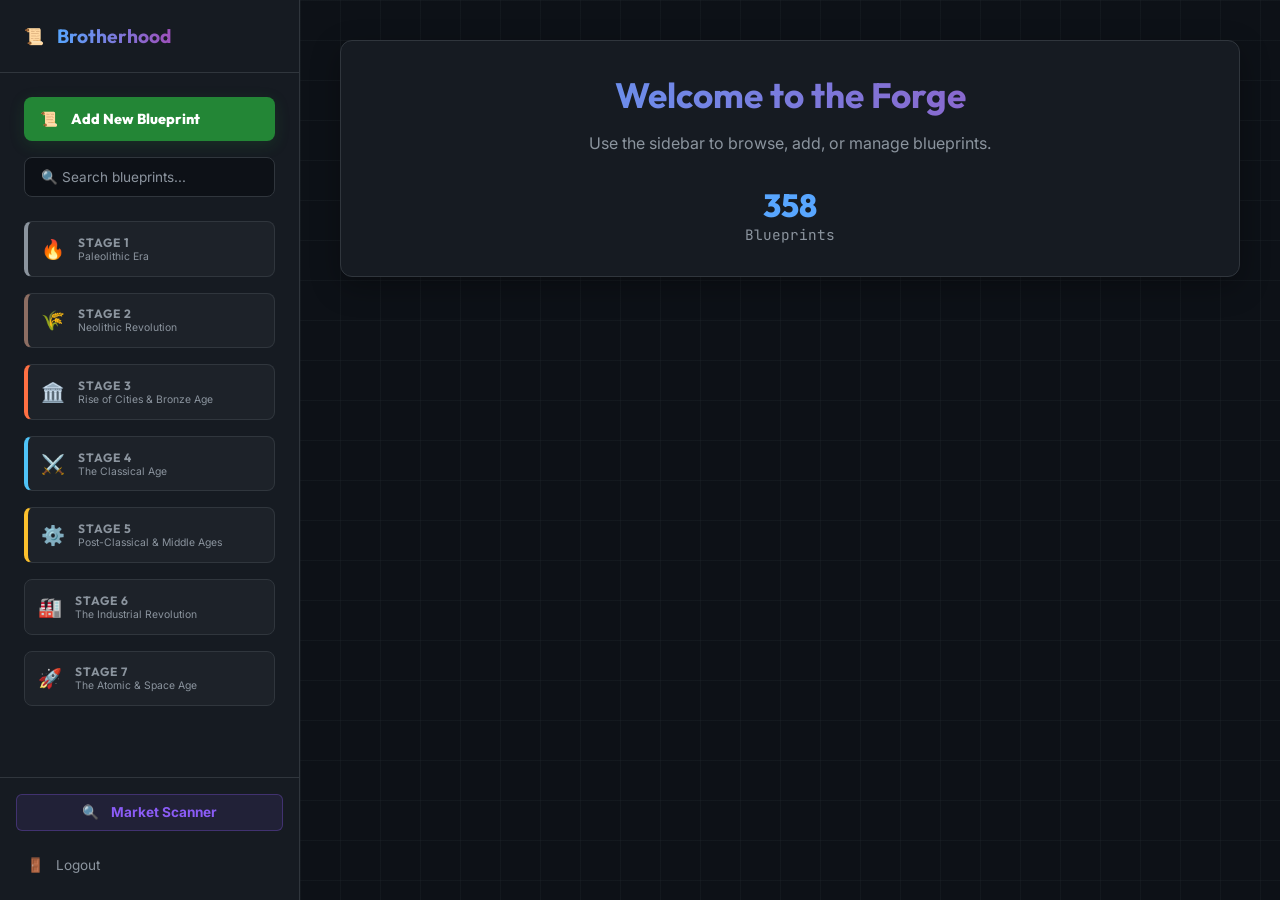
<file: index.html>
<!DOCTYPE html>
<html lang="en">

<head>
    <meta charset="UTF-8">
    <meta name="viewport" content="width=device-width, initial-scale=1.0">
    <meta name="referrer" content="strict-origin-when-cross-origin">
    <title>Brotherhood | Craft Reference</title>
    <meta name="description" content="A reference for primitive crafting techniques.">
    <link rel="stylesheet" href="style.css">
    <link rel="preconnect" href="https://fonts.googleapis.com">
    <link rel="preconnect" href="https://fonts.gstatic.com" crossorigin>
    <link
        href="https://fonts.googleapis.com/css2?family=Inter:wght@400;600;800&family=Outfit:wght@400;700;900&family=JetBrains+Mono:wght@400;600&display=swap"
        rel="stylesheet">
</head>

<body>
    <!-- Main App -->
    <div id="app" class="blueprint-container">
        <button class="menu-toggle-btn" onclick="toggleSidebar()">
            <span class="hamburger-icon">☰</span>
        </button>
        <div class="sidebar-overlay" onclick="toggleSidebar()"></div>
        <aside class="sidebar" id="sidebar">
            <header class="sidebar-header">
                <div class="logo" onclick="goToHome()" style="cursor:pointer;">
                    <span class="logo-icon">📜</span>
                    <h1>Brotherhood</h1>
                </div>
            </header>
            <nav class="recipe-nav">
                <div class="nav-section">
                    <button class="add-blueprint-btn" onclick="openAddCraftModal()">
                        <span>📜</span> Add New Blueprint
                    </button>
                    <input type="text" id="sidebar-search" placeholder="🔍 Search blueprints..."
                        class="sidebar-search-input" oninput="handleSidebarSearch(this.value)">
                    <div id="stages-nav">
                        <!-- Navigation injected here -->
                    </div>
                </div>
            </nav>
            <footer class="sidebar-footer">
                <button class="footer-btn market-footer-btn" onclick="openMarketScanner()">
                    <span>🔍</span> Market Scanner
                </button>
                <button class="footer-btn logout-btn" onclick="handleLogout()">
                    <span>🚪</span> Logout
                </button>
            </footer>
        </aside>

        <main class="content">
            <div id="welcome-view" class="view active">
                <div class="blueprint-card hero">
                    <h2>Welcome to the Forge</h2>
                    <p>Use the sidebar to browse, add, or manage blueprints.</p>
                    <div class="quick-stats">
                        <div class="stat"><span id="blueprint-count">0</span> Blueprints</div>
                    </div>
                </div>
            </div>

            <div id="blueprint-view" class="view">
                <!-- Blueprint content injected here -->
            </div>

            <div id="admin-login-view" class="view">
                <!-- Admin login injected here -->
            </div>

            <div id="admin-view" class="view">
                <!-- Admin panel injected here -->
            </div>

            <div id="market-view" class="view">
                <!-- Market scanner injected here -->
            </div>
        </main>

        <!-- Mobile Bottom Nav -->
        <nav class="mobile-bottom-nav">
            <button class="mobile-nav-btn" onclick="openMarketScanner()">
                <span class="nav-icon">🔍</span>
                <span class="nav-label">Market</span>
            </button>
            <button class="mobile-nav-btn" onclick="handleLogout()">
                <span class="nav-icon">🚪</span>
                <span class="nav-label">Logout</span>
            </button>
        </nav>
    </div>

    <script src="script.js"></script>
</body>

</html>
</file>
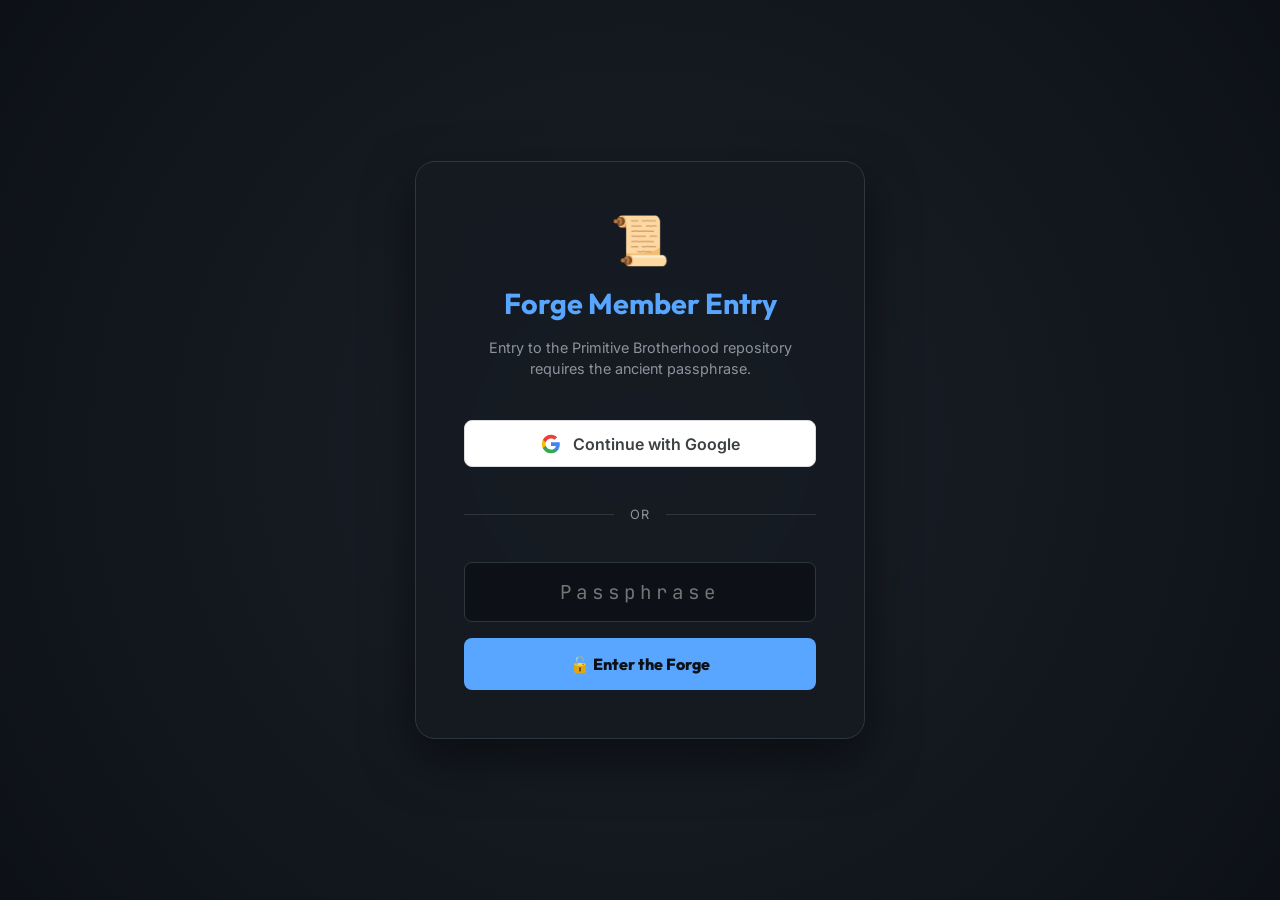
<file: bortherhood/index.html>
<!DOCTYPE html>
<html lang="en">

<head>
    <meta charset="UTF-8">
    <meta name="viewport" content="width=device-width, initial-scale=1.0">
    <meta name="referrer" content="strict-origin-when-cross-origin">
    <title>Primitive Blueprint Guide | Technical Reference</title>
    <meta name="description"
        content="A technical reference for primitive crafting. Real-life blueprints, measurements, and step-by-step guides.">
    <link rel="stylesheet" href="style.css">
    <link rel="preconnect" href="https://fonts.googleapis.com">
    <link rel="preconnect" href="https://fonts.gstatic.com" crossorigin>
    <link
        href="https://fonts.googleapis.com/css2?family=Inter:wght@400;600;800&family=Outfit:wght@400;700;900&family=JetBrains+Mono:wght@400;600&display=swap"
        rel="stylesheet">
</head>

<body>
    <!-- Forge Gate: Authentication Layer -->
    <div id="auth-screen" class="auth-container">
        <div class="auth-card">
            <div class="auth-header">
                <span class="auth-logo">📜</span>
                <h2>Forge Member Entry</h2>
                <p>Entry to the Primitive Brotherhood repository requires the ancient passphrase.</p>
            </div>
            <div class="auth-form">
                <button onclick="handleGoogleLogin()" class="gmail-btn">
                    <svg width="20" height="20" viewBox="0 0 24 24">
                        <path fill="#4285F4"
                            d="M22.56 12.25c0-.78-.07-1.53-.2-2.25H12v4.26h5.92c-.26 1.37-1.04 2.53-2.21 3.31v2.77h3.57c2.08-1.92 3.28-4.74 3.28-8.09z" />
                        <path fill="#34A853"
                            d="M12 23c2.97 0 5.46-.98 7.28-2.66l-3.57-2.77c-1 .67-2.26 1.07-3.71 1.07-2.86 0-5.29-1.93-6.16-4.53H2.18v2.84C3.99 20.53 7.7 23 12 23z" />
                        <path fill="#FBBC05"
                            d="M5.84 14.11c-.22-.67-.35-1.39-.35-2.11s.13-1.44.35-2.11V7.06H2.18C1.43 8.55 1 10.22 1 12s.43 3.45 1.18 4.94l3.66-2.83z" />
                        <path fill="#EA4335"
                            d="M12 5.38c1.62 0 3.06.56 4.21 1.66l3.15-3.15C17.45 2.09 14.97 1 12 1 7.7 1 3.99 3.47 2.18 7.07l3.66 2.84c.87-2.6 3.3-4.53 6.16-4.53z" />
                    </svg>
                    Continue with Google
                </button>
                <div class="divider">or</div>
                <input type="password" id="passphrase-input" placeholder="Passphrase" autocomplete="off">
                <button onclick="handleLogin()" id="login-btn">🔓 Enter the Forge</button>
            </div>
            <div id="auth-error" class="auth-error">⚠️ Passphrase Rejected. Access Denied.</div>
        </div>
    </div>

    <!-- Main Toolkit: Hidden by default -->
    <div id="app" class="blueprint-container auth-hidden">
        <aside class="sidebar">
            <header class="sidebar-header">
                <div class="logo">
                    <span class="logo-icon">📜</span>
                    <h1>Primitive Blueprints</h1>
                </div>
            </header>
            <nav class="recipe-nav">
                <div class="nav-section">
                    <button class="add-blueprint-btn" onclick="openAddCraftModal()">
                        <span>📜</span> Add New Blueprint
                    </button>
                    <button class="roadmap-btn" onclick="renderRoadmapView()">
                        <span>🗺️</span> Technology Roadmaps
                    </button>
                    <div id="stages-nav">
                        <!-- Technological stages and items injected here dynamically -->
                    </div>
                </div>
            </nav>
            <footer class="sidebar-footer">
                <button class="footer-btn admin-access" onclick="showAdminPanel()">
                    <span>⚙️</span> Admin Management
                </button>
                <button class="footer-btn logout-btn" onclick="handleLogout()">
                    <span>🚪</span> Logout
                </button>
            </footer>
        </aside>

        <main class="content">
            <div id="welcome-view" class="view active">
                <div class="blueprint-card hero">
                    <h2>Welcome to the Forge</h2>
                    <p>Select a blueprint from the sidebar to view technical specifications, required measurements (kg,
                        ml, m), and step-by-step construction guides for real-life primitive crafting.</p>
                    <div class="quick-stats">
                        <div class="stat"><span>7</span> Blueprints Available</div>
                    </div>
                </div>
            </div>

            <div id="blueprint-view" class="view">
                <!-- Active blueprint content injected here -->
            </div>

            <div id="admin-view" class="view">
                <!-- Admin management panel injected here -->
            </div>
        </main>
    </div>

    <script src="script.js"></script>
</body>

</html>
</file>
<file: style.css>
:root {
    --bg-color: #0d1117;
    --sidebar-bg: #161b22;
    --blueprint-bg: #0d1117;
    --blueprint-border: #30363d;
    --accent-blue: #58a6ff;
    --accent-green: #3fb950;
    --text-primary: #c9d1d9;
    --text-secondary: #8b949e;
    --header-height: 60px;
    --stage-1: #8b949e;
    --stage-2: #8d6e63;
    --stage-3: #ff7043;
    --stage-4: #4fc3f7;
    --stage-5: #fbc02d;
}

* {
    margin: 0;
    padding: 0;
    box-sizing: border-box;
    font-family: 'Inter', sans-serif;
}

body {
    background-color: var(--bg-color);
    color: var(--text-primary);
    min-height: 100vh;
    display: flex;
    overflow: hidden;
}

.blueprint-container {
    display: flex;
    width: 100%;
    height: 100vh;
    transition: opacity 0.8s ease;
}

.auth-hidden {
    opacity: 0;
    pointer-events: none;
    display: none !important;
}

/* Auth */
.auth-container {
    position: fixed;
    top: 0;
    left: 0;
    width: 100%;
    height: 100vh;
    background: radial-gradient(circle at center, #1b2129 0%, #0d1117 100%);
    display: flex;
    justify-content: center;
    align-items: center;
    z-index: 10000;
    transition: opacity 0.5s ease, transform 0.5s ease;
}

.auth-card {
    background: rgba(22, 27, 34, 0.8);
    backdrop-filter: blur(20px);
    border: 1px solid var(--blueprint-border);
    padding: 3rem;
    border-radius: 20px;
    width: 100%;
    max-width: 450px;
    text-align: center;
    box-shadow: 0 20px 50px rgba(0, 0, 0, 0.5);
}

.auth-logo {
    font-size: 3rem;
    display: block;
    margin-bottom: 1rem;
}

.auth-header h2 {
    font-family: 'Outfit', sans-serif;
    font-size: 1.8rem;
    margin-bottom: 1rem;
    color: var(--accent-blue);
}

.auth-header p {
    font-size: 0.9rem;
    color: var(--text-secondary);
    margin-bottom: 2rem;
    line-height: 1.5;
}

.auth-form {
    display: flex;
    flex-direction: column;
    gap: 1rem;
}

.auth-form input {
    background: #0d1117;
    border: 1px solid var(--blueprint-border);
    padding: 1rem;
    border-radius: 8px;
    color: white;
    font-family: 'JetBrains Mono', monospace;
    text-align: center;
    letter-spacing: 4px;
    font-size: 1.2rem;
}

.auth-form input:focus {
    border-color: var(--accent-blue);
    outline: none;
}

.auth-form button {
    background: var(--accent-blue);
    color: #0d1117;
    border: none;
    padding: 1rem;
    border-radius: 8px;
    font-family: 'Outfit', sans-serif;
    font-weight: 800;
    cursor: pointer;
    transition: 0.3s;
    font-size: 1rem;
}

.auth-form button:hover {
    filter: brightness(1.1);
    transform: translateY(-2px);
}

.auth-error {
    display: none;
    color: #f85149;
    margin-top: 1.5rem;
    font-size: 0.85rem;
    font-family: 'JetBrains Mono', monospace;
    animation: shake 0.4s ease-in-out;
}

@keyframes shake {

    0%,
    100% {
        transform: translateX(0);
    }

    25% {
        transform: translateX(-5px);
    }

    75% {
        transform: translateX(5px);
    }
}

/* Sidebar */
.sidebar {
    width: 300px;
    background-color: var(--sidebar-bg);
    border-right: 1px solid var(--blueprint-border);
    display: flex;
    flex-direction: column;
}

.sidebar-header {
    padding: 1.5rem;
    border-bottom: 1px solid var(--blueprint-border);
}

.logo {
    display: flex;
    align-items: center;
    gap: 0.8rem;
}

.logo h1 {
    font-family: 'Outfit', sans-serif;
    font-weight: 700;
    font-size: 1.2rem;
    background: linear-gradient(to right, var(--accent-blue), #9d50bb);
    -webkit-background-clip: text;
    background-clip: text;
    -webkit-text-fill-color: transparent;
}

.recipe-nav {
    flex-grow: 1;
    overflow-y: auto;
    padding: 1.5rem;
}

.nav-section {
    margin-bottom: 2rem;
}

.add-blueprint-btn {
    width: 100%;
    margin-bottom: 1rem;
    background: #238636;
    color: white;
    border: none;
    padding: 0.8rem 1rem;
    border-radius: 8px;
    font-family: 'Outfit', sans-serif;
    font-weight: 800;
    cursor: pointer;
    display: flex;
    align-items: center;
    gap: 0.8rem;
    transition: 0.3s;
    font-size: 0.9rem;
    box-shadow: 0 4px 15px rgba(35, 134, 54, 0.2);
}

.sidebar-search-input {
    width: 100%;
    background: #0d1117;
    border: 1px solid var(--blueprint-border);
    padding: 0.7rem 1rem;
    border-radius: 8px;
    color: var(--text-primary);
    font-family: 'Inter', sans-serif;
    font-size: 0.85rem;
    margin-bottom: 1.5rem;
    transition: 0.2s;
}

.sidebar-search-input:focus {
    border-color: var(--accent-blue);
    outline: none;
    box-shadow: 0 0 0 2px rgba(88, 166, 255, 0.1);
}

.sidebar-search-input::placeholder {
    color: var(--text-secondary);
}

.add-blueprint-btn:hover {
    transform: translateY(-2px);
    filter: brightness(1.1);
}

.market-scanner-btn {
    width: 100%;
    margin-bottom: 2rem;
    background: #8b5cf6;
    color: white;
    border: none;
    padding: 0.8rem 1rem;
    border-radius: 8px;
    font-family: 'Outfit', sans-serif;
    font-weight: 800;
    cursor: pointer;
    display: flex;
    align-items: center;
    gap: 0.8rem;
    transition: 0.3s;
    font-size: 0.9rem;
    box-shadow: 0 4px 15px rgba(139, 92, 246, 0.2);
}

.market-scanner-btn:hover {
    transform: translateY(-2px);
    filter: brightness(1.1);
}

.nav-section ul {
    list-style: none;
}

.nav-section li {
    padding: 0.6rem 0.8rem;
    border-radius: 8px;
    cursor: pointer;
    transition: 0.2s;
    font-size: 0.9rem;
    color: var(--text-primary);
    display: flex;
    align-items: center;
    gap: 0.6rem;
}

.nav-section li:hover {
    background-color: rgba(255, 255, 255, 0.05);
}

.nav-section li.active {
    background-color: rgba(88, 166, 255, 0.15);
    color: var(--accent-blue);
    font-weight: 600;
}

/* Main Content */
.content {
    flex-grow: 1;
    background-color: var(--blueprint-bg);
    padding: 2.5rem;
    overflow-y: auto;
    position: relative;
    background-image: linear-gradient(rgba(48, 54, 61, 0.2) 1px, transparent 1px),
        linear-gradient(90deg, rgba(48, 54, 61, 0.2) 1px, transparent 1px);
    background-size: 40px 40px;
}

.view {
    display: none;
    max-width: 900px;
    margin: 0 auto;
}

.view.active {
    display: block;
}

/* Blueprint Card */
.blueprint-card {
    background: #161b22;
    border: 1px solid var(--blueprint-border);
    border-radius: 12px;
    padding: 2rem;
    box-shadow: 0 10px 30px rgba(0, 0, 0, 0.3);
}

.blueprint-card.hero {
    text-align: center;
}

.blueprint-card.hero h2 {
    font-family: 'Outfit', sans-serif;
    font-size: 2.2rem;
    margin-bottom: 1rem;
    background: linear-gradient(to right, var(--accent-blue), #9d50bb);
    -webkit-background-clip: text;
    background-clip: text;
    -webkit-text-fill-color: transparent;
}

.blueprint-card.hero p {
    color: var(--text-secondary);
    font-size: 1rem;
    max-width: 600px;
    margin: 0 auto 2rem;
}

.quick-stats {
    display: flex;
    justify-content: center;
    gap: 2rem;
}

.stat {
    font-family: 'JetBrains Mono', monospace;
    font-size: 0.9rem;
    color: var(--text-secondary);
}

.stat span {
    display: block;
    font-size: 2rem;
    font-weight: 800;
    color: var(--accent-blue);
    font-family: 'Outfit', sans-serif;
}

/* Gmail Button */
.gmail-btn {
    background: white !important;
    color: #3c4043 !important;
    display: flex;
    align-items: center;
    justify-content: center;
    gap: 12px;
    padding: 0.8rem 1.5rem !important;
    border: 1px solid #dadce0 !important;
    font-family: 'Inter', sans-serif !important;
    font-weight: 600 !important;
}

.gmail-btn:hover {
    background: #f8f9fa !important;
    box-shadow: 0 1px 3px rgba(60, 64, 67, 0.3) !important;
}

.divider {
    display: flex;
    align-items: center;
    text-align: center;
    margin: 1.5rem 0;
    color: var(--text-secondary);
    font-size: 0.8rem;
    text-transform: uppercase;
    letter-spacing: 1px;
}

.divider::before,
.divider::after {
    content: '';
    flex: 1;
    border-bottom: 1px solid var(--blueprint-border);
}

.divider:not(:empty)::before {
    margin-right: 1rem;
}

.divider:not(:empty)::after {
    margin-left: 1rem;
}

/* Sidebar Footer */
.sidebar-footer {
    padding: 1rem;
    border-top: 1px solid var(--blueprint-border);
    display: flex;
    flex-direction: column;
    gap: 0.5rem;
}

.footer-btn {
    background: transparent;
    border: 1px solid transparent;
    color: var(--text-secondary);
    padding: 0.6rem;
    border-radius: 6px;
    cursor: pointer;
    text-align: left;
    font-size: 0.85rem;
    display: flex;
    align-items: center;
    gap: 0.8rem;
    transition: 0.2s;
}

.footer-btn:hover {
    background: rgba(255, 255, 255, 0.05);
    color: var(--text-primary);
}

.footer-btn.admin-access:hover {
    color: var(--accent-blue);
    border-color: rgba(88, 166, 255, 0.3);
}

.footer-btn.market-footer-btn {
    background: rgba(139, 92, 246, 0.1);
    border: 1px solid rgba(139, 92, 246, 0.3);
    color: #8b5cf6;
    font-weight: 700;
    justify-content: center;
    margin-bottom: 0.5rem;
}

.footer-btn.market-footer-btn:hover {
    background: #8b5cf6;
    color: white;
    border-color: #8b5cf6;
}

/* Modal */
.modal-overlay {
    position: fixed;
    top: 0;
    left: 0;
    right: 0;
    bottom: 0;
    background: rgba(0, 0, 0, 0.85);
    display: flex;
    justify-content: center;
    align-items: center;
    z-index: 1000;
    backdrop-filter: blur(10px);
}

.modal-content,
.modal-content-large {
    background: #1c2128;
    border: 1px solid var(--accent-blue);
    padding: 2.5rem;
    border-radius: 20px;
    max-width: 800px;
    width: 95%;
    max-height: 90vh;
    overflow-y: auto;
    text-align: left;
    box-shadow: 0 0 50px rgba(0, 0, 0, 0.5);
}

.modal-content {
    max-width: 500px;
    text-align: center;
}

.craft-form h3 {
    font-family: 'Outfit', sans-serif;
    color: var(--accent-blue);
    margin-bottom: 2rem;
    font-size: 1.8rem;
    text-align: center;
}

.form-group {
    margin-bottom: 1.5rem;
}

.form-group label {
    display: block;
    font-family: 'Outfit', sans-serif;
    font-size: 0.85rem;
    color: var(--text-secondary);
    margin-bottom: 0.5rem;
}

.form-group input,
.form-group select,
.form-group textarea {
    width: 100%;
    background: #0d1117;
    border: 1px solid var(--blueprint-border);
    padding: 0.8rem;
    border-radius: 8px;
    color: var(--text-primary);
    font-family: 'JetBrains Mono', monospace;
    font-size: 0.9rem;
}

.form-group input:focus {
    border-color: var(--accent-blue);
    outline: none;
}

.form-row-multi {
    display: flex;
    gap: 1rem;
    margin-bottom: 1rem;
}

.add-row-btn {
    background: rgba(88, 166, 255, 0.1);
    color: var(--accent-blue);
    border: 1px dashed var(--accent-blue);
    width: 100%;
    padding: 0.8rem;
    border-radius: 8px;
    cursor: pointer;
    margin-bottom: 2rem;
    font-family: 'JetBrains Mono', monospace;
    font-size: 0.8rem;
}

.form-actions {
    display: flex;
    gap: 1rem;
    margin-top: 2rem;
}

.save-craft-btn,
.update-btn {
    flex: 2;
    background: var(--accent-blue);
    color: #0d1117;
    border: none;
    padding: 1rem;
    border-radius: 8px;
    font-weight: 800;
    cursor: pointer;
}

.cancel-craft-btn {
    flex: 1;
    background: transparent;
    border: 1px solid var(--blueprint-border);
    color: var(--text-secondary);
    padding: 1rem;
    border-radius: 8px;
    cursor: pointer;
}

.close-modal {
    background: transparent;
    border: 1px solid var(--blueprint-border);
    color: var(--text-secondary);
    padding: 0.6rem 1.2rem;
    border-radius: 6px;
    cursor: pointer;
    margin-top: 1rem;
}

/* Admin Panel */
.admin-panel {
    padding: 1rem;
}

.admin-header {
    display: flex;
    justify-content: space-between;
    align-items: center;
    margin-bottom: 2rem;
    padding-bottom: 1rem;
    border-bottom: 1px solid var(--blueprint-border);
}

.admin-list {
    display: flex;
    flex-direction: column;
    gap: 1rem;
}

.admin-item {
    background: rgba(255, 255, 255, 0.02);
    border: 1px solid var(--blueprint-border);
    padding: 1rem;
    border-radius: 8px;
    display: flex;
    justify-content: space-between;
    align-items: center;
    transition: 0.2s;
}

.admin-item:hover {
    border-color: #f85149;
    background: rgba(248, 81, 73, 0.05);
}

.admin-item-info {
    display: flex;
    align-items: center;
    gap: 1rem;
}

.admin-item-name {
    font-weight: 600;
}

.admin-item-category {
    font-size: 0.75rem;
    color: var(--text-secondary);
    background: rgba(0, 0, 0, 0.3);
    padding: 0.2rem 0.5rem;
    border-radius: 4px;
}

.admin-actions {
    display: flex;
    gap: 0.5rem;
}

.edit-btn {
    background: rgba(88, 166, 255, 0.1);
    color: var(--accent-blue);
    border: 1px solid rgba(88, 166, 255, 0.4);
    padding: 0.5rem 1rem;
    border-radius: 6px;
    cursor: pointer;
    font-family: 'JetBrains Mono', monospace;
    font-size: 0.8rem;
}

.edit-btn:hover {
    background: var(--accent-blue);
    color: #0d1117;
}

.delete-btn {
    background: rgba(248, 81, 73, 0.1);
    color: #f85149;
    border: 1px solid rgba(248, 81, 73, 0.4);
    padding: 0.5rem 1rem;
    border-radius: 6px;
    cursor: pointer;
    font-family: 'JetBrains Mono', monospace;
    font-size: 0.8rem;
}

.delete-btn:hover {
    background: #f85149;
    color: white;
}

.restore-btn {
    background: rgba(63, 185, 80, 0.1);
    color: #3fb950;
    border: 1px solid rgba(63, 185, 80, 0.4);
    padding: 0.5rem 1rem;
    border-radius: 6px;
    cursor: pointer;
    font-family: 'JetBrains Mono', monospace;
    font-size: 0.8rem;
}

.restore-btn:hover {
    background: #3fb950;
    color: white;
}

/* Blueprint Detail View */
.blueprint-header {
    display: flex;
    justify-content: space-between;
    align-items: flex-start;
    margin-bottom: 2.5rem;
    border-bottom: 1px solid var(--blueprint-border);
    padding-bottom: 1.5rem;
}

.blueprint-title h2 {
    font-family: 'Outfit', sans-serif;
    font-size: 2.2rem;
    font-weight: 900;
    margin-bottom: 0.5rem;
    color: var(--accent-blue);
}

.blueprint-category {
    font-size: 0.8rem;
    text-transform: uppercase;
    letter-spacing: 2px;
    color: var(--text-secondary);
}

.blueprint-id {
    font-family: 'JetBrains Mono', monospace;
    font-size: 0.8rem;
    color: var(--text-secondary);
    background: rgba(255, 255, 255, 0.05);
    padding: 0.3rem 0.6rem;
    border-radius: 4px;
}

.stage-badge {
    display: inline-block;
    padding: 0.2rem 0.6rem;
    border-radius: 4px;
    font-size: 0.65rem;
    font-weight: 800;
    font-family: 'JetBrains Mono', monospace;
    text-transform: uppercase;
    margin-bottom: 0.8rem;
}

.badge-1 {
    background: var(--stage-1);
    color: #0d1117;
}

.badge-2 {
    background: var(--stage-2);
    color: #0d1117;
}

.badge-3 {
    background: var(--stage-3);
    color: #0d1117;
}

.badge-4 {
    background: var(--stage-4);
    color: #0d1117;
}

.badge-5 {
    background: var(--stage-5);
    color: #0d1117;
}

.blueprint-summary-box {
    display: grid;
    grid-template-columns: 1fr 1fr;
    gap: 1.5rem;
    margin: 2rem 0;
    padding: 1.5rem;
    background: rgba(255, 255, 255, 0.03);
    border: 1px solid var(--blueprint-border);
    border-radius: 8px;
}

.summary-item h4 {
    margin: 0 0 0.5rem;
    color: var(--accent-blue);
    text-transform: uppercase;
    font-size: 0.75rem;
    letter-spacing: 1px;
}

.summary-item p {
    margin: 0;
    font-size: 0.9rem;
    color: var(--text-secondary);
    line-height: 1.4;
}

.video-section {
    margin-bottom: 3rem;
}

.video-header {
    display: flex;
    justify-content: space-between;
    align-items: center;
    margin-bottom: 1.5rem;
}

.video-header h4 {
    margin: 0;
    font-family: 'Outfit', sans-serif;
    font-size: 1.1rem;
}

.video-mirror-link {
    display: inline-flex;
    align-items: center;
    gap: 0.5rem;
    font-family: 'JetBrains Mono', monospace;
    font-size: 0.75rem;
    color: var(--text-secondary);
    text-decoration: none;
    padding: 0.4rem 0.8rem;
    border: 1px solid var(--blueprint-border);
    border-radius: 6px;
    transition: 0.2s;
}

.video-mirror-link:hover {
    color: var(--accent-blue);
    border-color: var(--accent-blue);
}

.video-container {
    width: 100%;
    background: #000;
    border: 1px solid var(--blueprint-border);
    border-radius: 12px;
    overflow: hidden;
}

.video-container iframe {
    display: block;
    aspect-ratio: 16 / 9;
}

.blueprint-grid {
    display: grid;
    grid-template-columns: 1fr 1fr;
    gap: 2.5rem;
}

.specs-section h4 {
    font-family: 'Outfit', sans-serif;
    font-size: 1.1rem;
    margin-bottom: 1.5rem;
}

.requirement-list {
    background: rgba(0, 0, 0, 0.2);
    border-radius: 8px;
    padding: 1.2rem;
    border: 1px dashed var(--blueprint-border);
}

.req-item {
    display: flex;
    justify-content: space-between;
    margin-bottom: 0.8rem;
    font-family: 'JetBrains Mono', monospace;
}

.req-item:last-child {
    margin-bottom: 0;
}

.req-name {
    color: var(--text-primary);
}

.req-value {
    color: var(--accent-green);
    font-weight: 600;
}

.steps-list {
    counter-reset: step-counter;
}

.step-card {
    display: flex;
    gap: 2rem;
    align-items: center;
    margin-bottom: 2.5rem;
    padding: 2rem;
    background: #1c2128;
    border: 1px solid var(--blueprint-border);
    border-radius: 12px;
    transition: transform 0.2s;
}

.step-card:hover {
    transform: translateY(-2px);
    border-color: var(--accent-blue);
}

.step-item {
    position: relative;
    padding-left: 3rem;
    line-height: 1.8;
    flex: 1.2;
    font-size: 1rem;
    color: var(--text-primary);
}

.step-item::before {
    counter-increment: step-counter;
    content: counter(step-counter);
    position: absolute;
    left: 0;
    top: -2px;
    width: 2rem;
    height: 2rem;
    background: var(--accent-blue);
    color: #0d1117;
    font-weight: 900;
    border-radius: 6px;
    display: flex;
    justify-content: center;
    align-items: center;
    font-size: 0.9rem;
    font-family: 'JetBrains Mono', monospace;
}

.step-sketch {
    flex: 0.8;
    min-width: 250px;
    height: 200px;
    background: #0d1117;
    border: 1px solid var(--blueprint-border);
    border-radius: 8px;
    overflow: hidden;
    display: flex;
    justify-content: center;
    align-items: center;
}

.step-sketch img {
    width: 100%;
    height: 100%;
    object-fit: contain;
    padding: 1rem;
}

.back-btn {
    background: transparent;
    border: 1px solid var(--blueprint-border);
    color: var(--text-secondary);
    padding: 0.4rem 1rem;
    border-radius: 6px;
    cursor: pointer;
    font-family: 'JetBrains Mono', monospace;
    font-size: 0.8rem;
    transition: 0.2s;
}

.back-btn:hover {
    color: var(--accent-blue);
    border-color: var(--accent-blue);
}

.contribute-specs-btn {
    background: rgba(88, 166, 255, 0.1);
    color: var(--accent-blue);
    border: 1px dashed var(--accent-blue);
    padding: 0.4rem 0.8rem;
    border-radius: 6px;
    font-size: 0.75rem;
    cursor: pointer;
    font-family: 'JetBrains Mono', monospace;
    transition: 0.2s;
}

.contribute-specs-btn:hover {
    background: var(--accent-blue);
    color: #0d1117;
}

.bp-icon-img {
    width: 32px;
    height: 32px;
    object-fit: cover;
    border-radius: 4px;
    border: 1px solid var(--blueprint-border);
}

/* Stage Nav */
.stage-nav-group {
    margin-bottom: 1rem;
}

.stage-header {
    display: flex;
    align-items: center;
    gap: 0.8rem;
    padding: 0.8rem;
    border-radius: 8px;
    cursor: pointer;
    transition: 0.3s;
    background: rgba(255, 255, 255, 0.03);
    border: 1px solid var(--blueprint-border);
}

.stage-header:hover {
    background: rgba(255, 255, 255, 0.07);
    border-color: var(--accent-blue);
}

.stage-header h4 {
    font-family: 'Outfit', sans-serif;
    font-size: 0.75rem;
    text-transform: uppercase;
    letter-spacing: 1px;
    margin: 0;
    color: var(--text-secondary);
}

.stage-header .stage-icon {
    font-size: 1.2rem;
}

.stage-1 .stage-header {
    border-left: 4px solid var(--stage-1);
}

.stage-2 .stage-header {
    border-left: 4px solid var(--stage-2);
}

.stage-3 .stage-header {
    border-left: 4px solid var(--stage-3);
}

.stage-4 .stage-header {
    border-left: 4px solid var(--stage-4);
}

.stage-5 .stage-header {
    border-left: 4px solid var(--stage-5);
}

.stage-items {
    margin-top: 0.5rem;
    padding-left: 0.5rem;
    list-style: none;
    display: none;
}

.stage-nav-group.active .stage-items {
    display: block;
}

.stage-nav-group.active .stage-header {
    background: rgba(255, 255, 255, 0.05);
    border-color: var(--accent-blue);
}

.stage-nav-group.active .stage-header h4 {
    color: var(--text-primary);
}

/* Community Section */
.community-section {
    margin-top: 4rem;
    padding-top: 3rem;
    border-top: 1px solid var(--blueprint-border);
}

.community-header {
    display: flex;
    justify-content: space-between;
    align-items: center;
    margin-bottom: 2rem;
}

.community-header h3 {
    font-family: 'Outfit', sans-serif;
    font-size: 1.5rem;
}

.upload-btn {
    background: var(--accent-blue);
    color: #0d1117;
    border: none;
    padding: 0.8rem 1.5rem;
    border-radius: 8px;
    font-family: 'Outfit', sans-serif;
    font-weight: 800;
    cursor: pointer;
    font-size: 0.9rem;
}

.upload-btn:hover {
    transform: scale(1.05);
}

.community-gallery {
    display: flex;
    gap: 1.5rem;
    overflow-x: auto;
    padding-bottom: 1rem;
}

.empty-gallery {
    color: var(--text-secondary);
    font-style: italic;
    font-size: 0.9rem;
    padding: 2rem;
    background: rgba(255, 255, 255, 0.02);
    border-radius: 12px;
    width: 100%;
    text-align: center;
}

.community-item {
    min-width: 280px;
    height: 180px;
    background: #0d1117;
    border: 1px solid var(--blueprint-border);
    border-radius: 12px;
    overflow: hidden;
    position: relative;
}

.community-item img,
.community-item video {
    width: 100%;
    height: 100%;
    object-fit: cover;
}

.item-overlay {
    position: absolute;
    bottom: 0;
    left: 0;
    right: 0;
    padding: 0.5rem;
    background: rgba(0, 0, 0, 0.7);
    color: var(--accent-blue);
    font-family: 'JetBrains Mono', monospace;
    font-size: 0.7rem;
    text-align: center;
}

.upload-zone {
    border: 2px dashed var(--blueprint-border);
    padding: 4rem 2rem;
    border-radius: 12px;
    margin: 2rem 0;
    cursor: pointer;
    transition: 0.3s;
    color: var(--text-secondary);
}

.upload-zone:hover {
    border-color: var(--accent-blue);
    background: rgba(88, 166, 255, 0.05);
}

.progress-bar-container {
    width: 100%;
    height: 10px;
    background: #0d1117;
    border-radius: 5px;
    margin: 2rem 0;
    overflow: hidden;
}

.progress-fill {
    width: 0;
    height: 100%;
    background: var(--accent-blue);
    animation: fill-progress 2s forwards;
}

@keyframes fill-progress {
    to {
        width: 100%;
    }
}

.feedback-controls {
    display: flex;
    gap: 1rem;
    margin-top: 1.5rem;
}

.feedback-btn {
    flex: 1;
    padding: 1rem;
    border: 1px solid var(--blueprint-border);
    border-radius: 8px;
    font-family: 'Outfit', sans-serif;
    font-weight: 700;
    font-size: 0.9rem;
    cursor: pointer;
    transition: 0.2s;
    display: flex;
    align-items: center;
    justify-content: center;
    gap: 0.5rem;
    background: rgba(255, 255, 255, 0.02);
    color: var(--text-primary);
}

.feedback-btn.bad:hover {
    background: rgba(255, 68, 68, 0.1);
    border-color: #ff4444;
    color: #ff4444;
}

.feedback-btn.great:hover {
    background: rgba(63, 185, 80, 0.1);
    border-color: #3fb950;
    color: #3fb950;
}

.feedback-btn.active.bad {
    background: #ff4444;
    color: #0d1117;
}

.feedback-btn.active.great {
    background: #3fb950;
    color: #0d1117;
}

.training-note {
    font-size: 0.75rem;
    color: var(--text-secondary);
    margin-top: 0.8rem;
    font-style: italic;
}

/* Responsive */
@media (max-width: 900px) {
    body {
        flex-direction: column;
        overflow: auto;
    }

    .blueprint-container {
        flex-direction: column;
        height: auto;
    }

    .content {
        padding: 1.5rem;
        height: auto;
        overflow: visible;
    }

    .blueprint-grid {
        grid-template-columns: 1fr;
    }

    .blueprint-header {
        flex-direction: column;
        gap: 1rem;
    }

    .blueprint-summary-box {
        grid-template-columns: 1fr;
    }

    .step-card {
        flex-direction: column;
        padding: 1.5rem;
    }

    .step-sketch {
        width: 100%;
        min-width: 0;
        height: 180px;
    }

    .market-scanner-grid {
        grid-template-columns: 1fr !important;
    }

    .blueprint-container {
        padding-bottom: 60px !important;
    }
}

/* Mobile Bottom Navigation */
.mobile-bottom-nav {
    display: none;
    position: fixed;
    bottom: 0;
    left: 0;
    right: 0;
    background: #161b22;
    border-top: 1px solid var(--blueprint-border);
    z-index: 1000;
    justify-content: space-around;
    padding: 0.5rem 0;
    box-shadow: 0 -4px 20px rgba(0, 0, 0, 0.4);
}

.mobile-nav-btn {
    background: transparent;
    border: none;
    color: var(--text-secondary);
    padding: 0.6rem 1.5rem;
    display: flex;
    flex-direction: column;
    align-items: center;
    gap: 0.2rem;
    cursor: pointer;
    font-family: 'Inter', sans-serif;
    transition: 0.2s;
    min-width: 80px;
}

.mobile-nav-btn:hover,
.mobile-nav-btn:active {
    color: var(--accent-blue);
    background: rgba(255, 255, 255, 0.05);
}

.mobile-nav-btn .nav-icon {
    font-size: 1.3rem;
}

.mobile-nav-btn .nav-label {
    font-size: 0.7rem;
    font-weight: 600;
    text-transform: uppercase;
    letter-spacing: 0.5px;
}

/* Hamburger Menu (Mobile) */
.menu-toggle-btn {
    display: none;
    position: fixed;
    top: 12px;
    left: 12px;
    z-index: 2000;
    background: #161b22;
    border: 1px solid var(--blueprint-border);
    color: var(--text-primary);
    width: 44px;
    height: 44px;
    border-radius: 10px;
    cursor: pointer;
    font-size: 1.4rem;
    align-items: center;
    justify-content: center;
    box-shadow: 0 4px 15px rgba(0, 0, 0, 0.4);
    transition: 0.2s;
}

.menu-toggle-btn:hover {
    background: #1c2128;
    border-color: var(--accent-blue);
}

.sidebar-overlay {
    display: none;
    position: fixed;
    top: 0;
    left: 0;
    right: 0;
    bottom: 0;
    background: rgba(0, 0, 0, 0.6);
    z-index: 998;
}

@media (max-width: 900px) {
    .menu-toggle-btn {
        display: flex;
    }

    .sidebar-footer {
        display: none !important;
    }

    .mobile-bottom-nav {
        display: flex !important;
    }

    .sidebar {
        position: fixed;
        top: 0;
        left: -320px;
        width: 300px;
        height: 100vh;
        z-index: 999;
        transition: left 0.3s cubic-bezier(0.4, 0, 0.2, 1);
        overflow-y: auto;
    }

    .sidebar.sidebar-open {
        left: 0;
    }

    .sidebar-overlay.sidebar-overlay-visible {
        display: block;
    }

    .content {
        padding-top: 60px !important;
    }
}

/* Admin Login Screen */
.admin-login-screen {
    display: flex;
    justify-content: center;
    align-items: center;
    min-height: 60vh;
}

.admin-login-card {
    background: #161b22;
    border: 1px solid #8b5cf6;
    border-radius: 16px;
    padding: 3rem;
    max-width: 420px;
    width: 100%;
    text-align: center;
    box-shadow: 0 0 40px rgba(139, 92, 246, 0.15);
}

.admin-login-card .auth-logo {
    font-size: 3rem;
    display: block;
    margin-bottom: 1rem;
}

.admin-login-card h2 {
    font-family: 'Outfit', sans-serif;
    font-size: 1.6rem;
    color: #8b5cf6;
    margin-bottom: 0.5rem;
}

.admin-login-card p {
    color: var(--text-secondary);
    font-size: 0.9rem;
    margin-bottom: 2rem;
}

.admin-login-form {
    display: flex;
    flex-direction: column;
    gap: 1rem;
}

.admin-login-form input {
    background: #0d1117;
    border: 1px solid var(--blueprint-border);
    padding: 0.9rem;
    border-radius: 8px;
    color: var(--text-primary);
    font-family: 'JetBrains Mono', monospace;
    font-size: 0.95rem;
}

.admin-login-form input:focus {
    border-color: #8b5cf6;
    outline: none;
}

.admin-login-form button {
    background: #8b5cf6;
    color: white;
    border: none;
    padding: 0.9rem;
    border-radius: 8px;
    font-family: 'Outfit', sans-serif;
    font-weight: 800;
    cursor: pointer;
    font-size: 1rem;
    transition: 0.3s;
}

.admin-login-form button:hover {
    filter: brightness(1.1);
    transform: translateY(-2px);
}

.admin-login-error {
    display: none;
    color: #f85149;
    margin-top: 1rem;
    font-size: 0.85rem;
    font-family: 'JetBrains Mono', monospace;
}

.back-to-home {
    margin-top: 1.5rem;
    background: transparent;
    border: none;
    color: var(--text-secondary);
    cursor: pointer;
    font-size: 0.85rem;
    font-family: 'JetBrains Mono', monospace;
}

.back-to-home:hover {
    color: var(--accent-blue);
}

/* Market Scanner */
.market-scanner {
    padding: 1rem 0;
}

.market-scanner h2 {
    font-family: 'Outfit', sans-serif;
    font-size: 2rem;
    margin-bottom: 0.5rem;
    color: var(--accent-blue);
}

.market-scanner .subtitle {
    color: var(--text-secondary);
    margin-bottom: 2rem;
}

.market-search-bar {
    display: flex;
    gap: 1rem;
    margin-bottom: 2rem;
}

.market-search-bar input {
    flex: 1;
    background: #0d1117;
    border: 1px solid var(--blueprint-border);
    padding: 1rem;
    border-radius: 8px;
    color: var(--text-primary);
    font-family: 'JetBrains Mono', monospace;
    font-size: 1rem;
}

.market-search-bar input:focus {
    border-color: #8b5cf6;
    outline: none;
}

.market-search-bar button {
    background: #8b5cf6;
    color: white;
    border: none;
    padding: 1rem 2rem;
    border-radius: 8px;
    font-family: 'Outfit', sans-serif;
    font-weight: 800;
    cursor: pointer;
    font-size: 1rem;
    transition: 0.3s;
}

.market-search-bar button:hover {
    filter: brightness(1.1);
    transform: translateY(-2px);
}

.market-categories {
    display: flex;
    gap: 0.5rem;
    flex-wrap: wrap;
    margin-bottom: 2rem;
}

.market-cat-btn {
    background: rgba(139, 92, 246, 0.1);
    border: 1px solid rgba(139, 92, 246, 0.3);
    color: var(--text-primary);
    padding: 0.5rem 1rem;
    border-radius: 20px;
    cursor: pointer;
    font-family: 'JetBrains Mono', monospace;
    font-size: 0.8rem;
    transition: 0.2s;
}

.market-cat-btn:hover,
.market-cat-btn.active {
    background: #8b5cf6;
    color: white;
    border-color: #8b5cf6;
}

.market-scanner-grid {
    display: grid;
    grid-template-columns: repeat(auto-fill, minmax(280px, 1fr));
    gap: 1rem;
}

.material-card {
    background: #161b22;
    border: 1px solid var(--blueprint-border);
    border-radius: 12px;
    padding: 1.5rem;
    transition: 0.3s;
}

.material-card:hover {
    border-color: #8b5cf6;
    transform: translateY(-3px);
    box-shadow: 0 8px 30px rgba(0, 0, 0, 0.3);
}

.material-card-header {
    display: flex;
    align-items: center;
    gap: 1rem;
    margin-bottom: 1rem;
}

.material-icon {
    font-size: 2rem;
}

.material-name {
    font-family: 'Outfit', sans-serif;
    font-weight: 700;
    font-size: 1.1rem;
}

.material-category-tag {
    font-size: 0.65rem;
    color: var(--text-secondary);
    text-transform: uppercase;
    letter-spacing: 1px;
}

.material-price {
    display: flex;
    align-items: baseline;
    gap: 0.5rem;
    margin: 1rem 0;
    padding: 1rem;
    background: rgba(139, 92, 246, 0.1);
    border-radius: 8px;
    border-left: 4px solid #8b5cf6;
}

.price-value {
    font-family: 'Outfit', sans-serif;
    font-size: 2rem;
    font-weight: 900;
    color: #8b5cf6;
}

.price-unit {
    font-family: 'JetBrains Mono', monospace;
    font-size: 0.85rem;
    color: var(--text-secondary);
}

.material-details {
    font-size: 0.85rem;
    color: var(--text-secondary);
    line-height: 1.5;
}

.material-details p {
    margin: 0.3rem 0;
}

.market-no-results {
    text-align: center;
    padding: 3rem;
    color: var(--text-secondary);
}

.market-no-results span {
    font-size: 3rem;
    display: block;
    margin-bottom: 1rem;
}

@keyframes fadeIn {
    from { opacity: 0; transform: translateY(10px); }
    to { opacity: 1; transform: translateY(0); }
}

@keyframes slideIn {
    from { transform: translateX(-20px); opacity: 0; }
    to { transform: translateX(0); opacity: 1; }
}

@keyframes pulse {
    0%, 100% { transform: scale(1); }
    50% { transform: scale(1.05); }
}

.blueprint-card {
    animation: fadeIn 0.5s ease-out;
}

.step-card {
    animation: slideIn 0.3s ease-out;
}

.feedback-btn:hover {
    animation: pulse 0.3s ease-in-out;
}

.category-nav-btn {
    animation: fadeIn 0.4s ease-out;
}

@media (prefers-reduced-motion: reduce) {
    *, *::before, *::after {
        animation-duration: 0.01ms !important;
        animation-iteration-count: 1 !important;
        transition-duration: 0.01ms !important;
    }
}

@keyframes fadeIn {
    from { opacity: 0; transform: translateY(10px); }
    to { opacity: 1; transform: translateY(0); }
}

@keyframes slideIn {
    from { transform: translateX(-20px); opacity: 0; }
    to { transform: translateX(0); opacity: 1; }
}

@keyframes pulse {
    0%, 100% { transform: scale(1); }
    50% { transform: scale(1.05); }
}

.blueprint-card {
    animation: fadeIn 0.5s ease-out;
}

.step-card {
    animation: slideIn 0.3s ease-out;
}

.feedback-btn:hover {
    animation: pulse 0.3s ease-in-out;
}

.category-nav-btn {
    animation: fadeIn 0.4s ease-out;
}

@media (prefers-reduced-motion: reduce) {
    *, *::before, *::after {
        animation-duration: 0.01ms !important;
        animation-iteration-count: 1 !important;
        transition-duration: 0.01ms !important;
    }
}
</file>
<file: bortherhood/style.css>
:root {
    --bg-color: #0d1117;
    --sidebar-bg: #161b22;
    --blueprint-bg: #0d1117;
    --blueprint-border: #30363d;
    --accent-blue: #58a6ff;
    --accent-green: #3fb950;
    --text-primary: #c9d1d9;
    --text-secondary: #8b949e;
    --header-height: 60px;
}

* {
    margin: 0;
    padding: 0;
    box-sizing: border-box;
    font-family: 'Inter', sans-serif;
}

body {
    background-color: var(--bg-color);
    color: var(--text-primary);
    min-height: 100vh;
    display: flex;
    overflow: hidden;
}

/* Blueprint Container */
.blueprint-container {
    display: flex;
    width: 100%;
    height: 100vh;
    transition: opacity 0.8s ease;
}

.auth-hidden {
    opacity: 0;
    pointer-events: none;
    display: none !important;
}

/* Auth Gate Styles */
.auth-container {
    position: fixed;
    top: 0;
    left: 0;
    width: 100%;
    height: 100vh;
    background: radial-gradient(circle at center, #1b2129 0%, #0d1117 100%);
    display: flex;
    justify-content: center;
    align-items: center;
    z-index: 10000;
    transition: opacity 0.5s ease, transform 0.5s ease;
}

.auth-card {
    background: rgba(22, 27, 34, 0.8);
    backdrop-filter: blur(20px);
    border: 1px solid var(--blueprint-border);
    padding: 3rem;
    border-radius: 20px;
    width: 100%;
    max-width: 450px;
    text-align: center;
    box-shadow: 0 20px 50px rgba(0, 0, 0, 0.5);
}

.auth-logo {
    font-size: 3rem;
    display: block;
    margin-bottom: 1rem;
}

.auth-header h2 {
    font-family: 'Outfit', sans-serif;
    font-size: 1.8rem;
    margin-bottom: 1rem;
    color: var(--accent-blue);
}

.auth-header p {
    font-size: 0.9rem;
    color: var(--text-secondary);
    margin-bottom: 2rem;
    line-height: 1.5;
}

.auth-form {
    display: flex;
    flex-direction: column;
    gap: 1rem;
}

.auth-form input {
    background: #0d1117;
    border: 1px solid var(--blueprint-border);
    padding: 1rem;
    border-radius: 8px;
    color: white;
    font-family: 'JetBrains Mono', monospace;
    text-align: center;
    letter-spacing: 4px;
    font-size: 1.2rem;
}

.auth-form input:focus {
    border-color: var(--accent-blue);
    outline: none;
}

.auth-form button {
    background: var(--accent-blue);
    color: #0d1117;
    border: none;
    padding: 1rem;
    border-radius: 8px;
    font-family: 'Outfit', sans-serif;
    font-weight: 800;
    cursor: pointer;
    transition: 0.3s;
    font-size: 1rem;
}

.auth-form button:hover {
    filter: brightness(1.1);
    transform: translateY(-2px);
}

.auth-error {
    display: none;
    color: #f85149;
    margin-top: 1.5rem;
    font-size: 0.85rem;
    font-family: 'JetBrains Mono', monospace;
    animation: shake 0.4s ease-in-out;
}

@keyframes shake {

    0%,
    100% {
        transform: translateX(0);
    }

    25% {
        transform: translateX(-5px);
    }

    75% {
        transform: translateX(5px);
    }
}

/* Sidebar */
.sidebar {
    width: 300px;
    background-color: var(--sidebar-bg);
    border-right: 1px solid var(--blueprint-border);
    display: flex;
    flex-direction: column;
}

.sidebar-header {
    padding: 1.5rem;
    border-bottom: 1px solid var(--blueprint-border);
}

.logo {
    display: flex;
    align-items: center;
    gap: 0.8rem;
}

.logo h1 {
    font-family: 'Outfit', sans-serif;
    font-weight: 700;
    font-size: 1.2rem;
    background: linear-gradient(to right, var(--accent-blue), #9d50bb);
    -webkit-background-clip: text;
    background-clip: text;
    -webkit-text-fill-color: transparent;
}

.recipe-nav {
    flex-grow: 1;
    overflow-y: auto;
    padding: 1.5rem;
}

.nav-section {
    margin-bottom: 2rem;
}

.nav-section h3 {
    font-family: 'Outfit', sans-serif;
    font-size: 0.75rem;
    text-transform: uppercase;
    letter-spacing: 1px;
    color: var(--text-secondary);
    margin-bottom: 0.8rem;
}

.add-blueprint-btn {
    width: 100%;
    margin-bottom: 2rem;
    background: #238636;
    color: white;
    border: none;
    padding: 0.8rem 1rem;
    border-radius: 8px;
    font-family: 'Outfit', sans-serif;
    font-weight: 800;
    cursor: pointer;
    display: flex;
    align-items: center;
    gap: 0.8rem;
    transition: 0.3s;
    font-size: 0.9rem;
    box-shadow: 0 4px 15px rgba(35, 134, 54, 0.2);
}

.add-blueprint-btn:hover {
    transform: translateY(-2px);
    filter: brightness(1.1);
    box-shadow: 0 6px 20px rgba(35, 134, 54, 0.4);
}

.roadmap-btn {
    width: 100%;
    margin-bottom: 1rem;
    background: #58a6ff;
    color: #0d1117;
    border: none;
    padding: 0.8rem 1rem;
    border-radius: 8px;
    font-family: 'Outfit', sans-serif;
    font-weight: 800;
    cursor: pointer;
    display: flex;
    align-items: center;
    gap: 0.8rem;
    transition: 0.3s;
    font-size: 0.9rem;
    box-shadow: 0 4px 15px rgba(88, 166, 255, 0.2);
}

.roadmap-btn:hover {
    transform: translateY(-2px);
    filter: brightness(1.1);
    box-shadow: 0 6px 20px rgba(88, 166, 255, 0.4);
}

.add-blueprint-btn:hover {
    transform: translateY(-2px);
    filter: brightness(1.1);
    box-shadow: 0 6px 20px rgba(35, 134, 54, 0.4);
}

.bp-icon-img {
    width: 32px;
    height: 32px;
    object-fit: cover;
    border-radius: 4px;
    border: 1px solid var(--blueprint-border);
}

.contribute-specs-btn {
    background: rgba(88, 166, 255, 0.1);
    color: var(--accent-blue);
    border: 1px dashed var(--accent-blue);
    padding: 0.4rem 0.8rem;
    border-radius: 6px;
    font-size: 0.75rem;
    cursor: pointer;
    font-family: 'JetBrains Mono', monospace;
    transition: 0.2s;
}

.contribute-specs-btn:hover {
    background: var(--accent-blue);
    color: #0d1117;
}

.nav-section ul {
    list-style: none;
}

.nav-section li {
    padding: 0.6rem 0.8rem;
    border-radius: 8px;
    cursor: pointer;
    transition: 0.2s;
    font-size: 0.9rem;
    color: var(--text-primary);
    display: flex;
    align-items: center;
    gap: 0.6rem;
}

.nav-section li:hover {
    background-color: rgba(255, 255, 255, 0.05);
}

.nav-section li.active {
    background-color: rgba(88, 166, 255, 0.15);
    color: var(--accent-blue);
    font-weight: 600;
}

/* Main Content */
.content {
    flex-grow: 1;
    background-color: var(--blueprint-bg);
    padding: 2.5rem;
    overflow-y: auto;
    position: relative;
    background-image: linear-gradient(rgba(48, 54, 61, 0.2) 1px, transparent 1px),
        linear-gradient(90deg, rgba(48, 54, 61, 0.2) 1px, transparent 1px);
    background-size: 40px 40px;
}

.view {
    display: none;
    max-width: 900px;
    margin: 0 auto;
}

.view.active {
    display: block;
}

/* Blueprint Card */
.blueprint-card {
    background: #161b22;
    border: 1px solid var(--blueprint-border);
    border-radius: 12px;
    padding: 2rem;
    box-shadow: 0 10px 30px rgba(0, 0, 0, 0.3);
}

.blueprint-header {
    display: flex;
    justify-content: space-between;
    align-items: flex-start;
    margin-bottom: 2.5rem;
    border-bottom: 1px solid var(--blueprint-border);
    padding-bottom: 1.5rem;
}

.blueprint-title h2 {
    font-family: 'Outfit', sans-serif;
    font-size: 2.2rem;
    font-weight: 900;
    margin-bottom: 0.5rem;
    color: var(--accent-blue);
}

.blueprint-category {
    font-size: 0.8rem;
    text-transform: uppercase;
    letter-spacing: 2px;
    color: var(--text-secondary);
}

.video-section {
    margin-bottom: 3rem;
}

.video-header {
    display: flex;
    justify-content: space-between;
    align-items: center;
    margin-bottom: 1.5rem;
}

.video-mirror-link {
    display: inline-flex;
    align-items: center;
    gap: 0.5rem;
    font-family: 'JetBrains Mono', monospace;
    font-size: 0.75rem;
    color: var(--text-secondary);
    text-decoration: none;
    padding: 0.4rem 0.8rem;
    border: 1px solid var(--blueprint-border);
    border-radius: 6px;
    transition: 0.2s;
    background: rgba(255, 255, 255, 0.02);
}

.video-mirror-link:hover {
    color: var(--accent-blue);
    border-color: var(--accent-blue);
    background: rgba(88, 166, 255, 0.05);
}

.video-mirror-link svg {
    margin-bottom: -1px;
}

.video-section h4 {
    margin-bottom: 0;
    font-family: 'Outfit', sans-serif;
    font-size: 1.1rem;
    display: flex;
    align-items: center;
    gap: 0.5rem;
}

.video-section h4::before {
    content: '';
    display: block;
    width: 4px;
    height: 18px;
    background: var(--accent-blue);
    border-radius: 2px;
}

.video-container {
    width: 100%;
    background: #000;
    border: 1px solid var(--blueprint-border);
    border-radius: 12px;
    overflow: hidden;
    box-shadow: 0 4px 30px rgba(0, 0, 0, 0.5);
}

.troubleshoot-hint {
    margin-top: 1rem;
    padding: 1rem;
    background: rgba(88, 166, 255, 0.05);
    border: 1px dashed var(--blueprint-border);
    border-radius: 8px;
    font-size: 0.75rem;
    color: var(--text-secondary);
    line-height: 1.4;
}

.troubleshoot-hint b {
    color: var(--accent-blue);
}

.feedback-controls {
    display: flex;
    gap: 1rem;
    margin-top: 1.5rem;
}

.feedback-btn {
    flex: 1;
    padding: 1rem;
    border: 1px solid var(--blueprint-border);
    border-radius: 8px;
    font-family: 'Outfit', sans-serif;
    font-weight: 700;
    font-size: 0.9rem;
    cursor: pointer;
    transition: 0.2s;
    display: flex;
    align-items: center;
    justify-content: center;
    gap: 0.5rem;
    background: rgba(255, 255, 255, 0.02);
    color: var(--text-primary);
}

.feedback-btn.bad:hover {
    background: rgba(255, 68, 68, 0.1);
    border-color: #ff4444;
    color: #ff4444;
}

.feedback-btn.great:hover {
    background: rgba(63, 185, 80, 0.1);
    border-color: #3fb950;
    color: #3fb950;
}

.feedback-btn.active.bad {
    background: #ff4444;
    color: #0d1117;
}

.feedback-btn.active.great {
    background: #3fb950;
    color: #0d1117;
}

.training-note {
    font-size: 0.75rem;
    color: var(--text-secondary);
    margin-top: 0.8rem;
    font-style: italic;
    opacity: 0.8;
}

.video-container iframe {
    display: block;
    aspect-ratio: 16 / 9;
}

/* Category Hub Styles */
.category-hub {
    padding: 3rem;
}

.hub-header {
    margin-bottom: 3rem;
}

.hub-header h2 {
    font-size: 2.5rem;
    margin: 0.5rem 0;
    color: var(--text-primary);
}

.hub-header p {
    color: var(--text-secondary);
    font-size: 1.1rem;
}

.material-selection-grid {
    display: grid;
    grid-template-columns: repeat(auto-fill, minmax(200px, 1fr));
    gap: 1.5rem;
}

.hub-card {
    background: #1c2128;
    border: 1px solid var(--blueprint-border);
    padding: 2rem;
    border-radius: 12px;
    display: flex;
    flex-direction: column;
    align-items: center;
    gap: 1rem;
    cursor: pointer;
    transition: 0.3s cubic-bezier(0.4, 0, 0.2, 1);
    color: var(--text-primary);
}

.hub-card:hover {
    transform: translateY(-5px);
    border-color: var(--accent-blue);
    box-shadow: 0 10px 40px rgba(0, 0, 0, 0.4);
}

.hub-icon {
    font-size: 3rem;
}

.hub-name {
    font-family: 'Outfit', sans-serif;
    font-weight: 700;
    font-size: 1.1rem;
}

/* Detailed Discovery Card */
.material-discovery {
    border-left: 4px solid var(--accent-blue);
    background: linear-gradient(135deg, rgba(88, 166, 255, 0.05), transparent);
}

.discovery-actions {
    display: flex;
    align-items: center;
    gap: 1.5rem;
}

.back-btn {
    background: transparent;
    border: 1px solid var(--blueprint-border);
    color: var(--text-secondary);
    padding: 0.4rem 1rem;
    border-radius: 6px;
    cursor: pointer;
    font-family: 'JetBrains Mono', monospace;
    font-size: 0.8rem;
    transition: 0.2s;
}

.back-btn:hover {
    color: var(--accent-blue);
    border-color: var(--accent-blue);
}

.material-grid-detailed {
    display: grid;
    grid-template-columns: 1fr 1.5fr;
    gap: 3rem;
    margin-top: 2rem;
}

.discovery-sketch-large {
    width: 100%;
    height: 400px;
    background: #0d1117;
    border: 1px dashed var(--blueprint-border);
    border-radius: 12px;
    position: relative;
    overflow: hidden;
}

.discovery-sketch-large img {
    width: 100%;
    height: 100%;
    object-fit: cover;
    filter: grayscale(1) invert(1) brightness(0.8);
    opacity: 0.3;
}

.discovery-group {
    margin-bottom: 2rem;
}

.discovery-text {
    font-size: 1.1rem;
    line-height: 1.6;
    color: var(--text-primary);
}

.habitat-tag.property {
    background: #8b949e;
    color: #0d1117;
}

.habitat-tag.utility {
    background: #3fb950;
    color: #0d1117;
}

/* Clickable Category Header */
.clickable-cat {
    cursor: pointer;
    padding: 0.5rem;
    border-radius: 6px;
    transition: 0.2s;
}

.clickable-cat:hover {
    background: rgba(88, 166, 255, 0.1);
}

.clickable-cat h4 {
    margin-bottom: 0;
}

@media (max-width: 900px) {
    .material-grid-detailed {
        grid-template-columns: 1fr;
        gap: 2rem;
    }

    .discovery-sketch-large {
        height: 250px;
    }
}

.blueprint-id {
    font-family: 'JetBrains Mono', monospace;
    font-size: 0.8rem;
    color: var(--text-secondary);
    background: rgba(255, 255, 255, 0.05);
    padding: 0.3rem 0.6rem;
    border-radius: 4px;
}

/* Community Proof UI */
.community-section {
    margin-top: 4rem;
    padding-top: 3rem;
    border-top: 1px solid var(--blueprint-border);
}

.community-header {
    display: flex;
    justify-content: space-between;
    align-items: center;
    margin-bottom: 2rem;
}

.community-header h3 {
    font-family: 'Outfit', sans-serif;
    font-size: 1.5rem;
    color: var(--text-primary);
}

.upload-btn {
    background: var(--accent-blue);
    color: #0d1117;
    border: none;
    padding: 0.8rem 1.5rem;
    border-radius: 8px;
    font-family: 'Outfit', sans-serif;
    font-weight: 800;
    cursor: pointer;
    transition: 0.3s;
    font-size: 0.9rem;
}

.upload-btn:hover {
    transform: scale(1.05);
    filter: brightness(1.1);
    box-shadow: 0 0 20px rgba(88, 166, 255, 0.4);
}

.community-gallery {
    display: flex;
    gap: 1.5rem;
    overflow-x: auto;
    padding-bottom: 1rem;
    scrollbar-width: thin;
    scrollbar-color: var(--accent-blue) transparent;
}

.empty-gallery {
    color: var(--text-secondary);
    font-style: italic;
    font-size: 0.9rem;
    padding: 2rem;
    background: rgba(255, 255, 255, 0.02);
    border-radius: 12px;
    width: 100%;
    text-align: center;
}

.community-item {
    min-width: 280px;
    height: 180px;
    background: #0d1117;
    border: 1px solid var(--blueprint-border);
    border-radius: 12px;
    overflow: hidden;
    position: relative;
}

.community-item img,
.community-item video {
    width: 100%;
    height: 100%;
    object-fit: cover;
}

.item-overlay {
    position: absolute;
    bottom: 0;
    left: 0;
    right: 0;
    padding: 0.5rem;
    background: rgba(0, 0, 0, 0.7);
    color: var(--accent-blue);
    font-family: 'JetBrains Mono', monospace;
    font-size: 0.7rem;
    text-align: center;
}

/* Modal UI */
.modal-overlay {
    position: fixed;
    top: 0;
    left: 0;
    right: 0;
    bottom: 0;
    background: rgba(0, 0, 0, 0.85);
    display: flex;
    justify-content: center;
    align-items: center;
    z-index: 1000;
    backdrop-filter: blur(10px);
}

.modal-content {
    background: #1c2128;
    border: 1px solid var(--accent-blue);
    padding: 3rem;
    border-radius: 20px;
    max-width: 500px;
    width: 90%;
    text-align: center;
    box-shadow: 0 0 50px rgba(88, 166, 255, 0.2);
}

.upload-zone {
    border: 2px dashed var(--blueprint-border);
    padding: 4rem 2rem;
    border-radius: 12px;
    margin: 2rem 0;
    cursor: pointer;
    transition: 0.3s;
    color: var(--text-secondary);
}

.upload-zone:hover {
    border-color: var(--accent-blue);
    background: rgba(88, 166, 255, 0.05);
}

.progress-bar-container {
    width: 100%;
    height: 10px;
    background: #0d1117;
    border-radius: 5px;
    margin: 2rem 0;
    overflow: hidden;
}

.progress-fill {
    width: 0;
    height: 100%;
    background: var(--accent-blue);
    animation: fill-progress 2s forwards;
}

@keyframes fill-progress {
    to {
        width: 100%;
    }
}

.close-modal {
    background: transparent;
    border: 1px solid var(--blueprint-border);
    color: var(--text-secondary);
    padding: 0.6rem 1.2rem;
    border-radius: 6px;
    cursor: pointer;
    margin-top: 1rem;
}

.modal-content-large {
    background: #1c2128;
    border: 1px solid var(--accent-blue);
    padding: 2.5rem;
    border-radius: 20px;
    max-width: 800px;
    width: 95%;
    max-height: 90vh;
    overflow-y: auto;
    text-align: left;
    box-shadow: 0 0 50px rgba(0, 0, 0, 0.5);
    scrollbar-width: thin;
    scrollbar-color: var(--accent-blue) transparent;
}

.craft-form h3 {
    font-family: 'Outfit', sans-serif;
    color: var(--accent-blue);
    margin-bottom: 2rem;
    font-size: 1.8rem;
    text-align: center;
}

.form-group {
    margin-bottom: 1.5rem;
}

.form-group label {
    display: block;
    font-family: 'Outfit', sans-serif;
    font-size: 0.85rem;
    color: var(--text-secondary);
    margin-bottom: 0.5rem;
}

.form-group input,
.form-group select,
.form-group textarea {
    width: 100%;
    background: #0d1117;
    border: 1px solid var(--blueprint-border);
    padding: 0.8rem;
    border-radius: 8px;
    color: var(--text-primary);
    font-family: 'JetBrains Mono', monospace;
    font-size: 0.9rem;
}

.form-group input:focus {
    border-color: var(--accent-blue);
    outline: none;
}

.form-row-multi {
    display: flex;
    gap: 1rem;
    margin-bottom: 1rem;
}

.add-row-btn {
    background: rgba(88, 166, 255, 0.1);
    color: var(--accent-blue);
    border: 1px dashed var(--accent-blue);
    width: 100%;
    padding: 0.8rem;
    border-radius: 8px;
    cursor: pointer;
    margin-bottom: 2rem;
    font-family: 'JetBrains Mono', monospace;
    font-size: 0.8rem;
}

.form-actions {
    display: flex;
    gap: 1rem;
    margin-top: 2rem;
    position: sticky;
    bottom: 0;
    background: #1c2128;
    padding-top: 1rem;
}

.save-craft-btn {
    flex: 2;
    background: var(--accent-blue);
    color: #0d1117;
    border: none;
    padding: 1rem;
    border-radius: 8px;
    font-weight: 800;
    cursor: pointer;
}

.cancel-craft-btn {
    flex: 1;
    background: transparent;
    border: 1px solid var(--blueprint-border);
    color: var(--text-secondary);
    padding: 1rem;
    border-radius: 8px;
    cursor: pointer;
}

/* Technical Specs */
.blueprint-grid {
    display: grid;
    grid-template-columns: 1fr 1fr;
    gap: 2.5rem;
}

.specs-section h4 {
    font-family: 'Outfit', sans-serif;
    font-size: 1.1rem;
    margin-bottom: 1.5rem;
    display: flex;
    align-items: center;
    gap: 0.5rem;
}

.specs-section h4::before {
    content: '';
    display: block;
    width: 4px;
    height: 18px;
    background: var(--accent-blue);
    border-radius: 2px;
}

.requirement-list {
    background: rgba(0, 0, 0, 0.2);
    border-radius: 8px;
    padding: 1.2rem;
    border: 1px dashed var(--blueprint-border);
}

.req-item {
    display: flex;
    justify-content: space-between;
    margin-bottom: 0.8rem;
    font-family: 'JetBrains Mono', monospace;
}

.req-item:last-child {
    margin-bottom: 0;
}

.req-name {
    color: var(--text-primary);
}

.req-value {
    color: var(--accent-green);
    font-weight: 600;
}

.steps-list {
    counter-reset: step-counter;
}

.step-card {
    display: flex;
    gap: 2rem;
    align-items: center;
    margin-bottom: 2.5rem;
    padding: 2rem;
    background: #1c2128;
    border: 1px solid var(--blueprint-border);
    border-radius: 12px;
    box-shadow: 0 4px 20px rgba(0, 0, 0, 0.2);
    transition: transform 0.2s;
}

.step-card:hover {
    transform: translateY(-2px);
    border-color: var(--accent-blue);
}

.step-item {
    position: relative;
    padding-left: 3rem;
    line-height: 1.8;
    flex: 1.2;
    font-size: 1rem;
    color: var(--text-primary);
}

.step-item::before {
    counter-increment: step-counter;
    content: counter(step-counter);
    position: absolute;
    left: 0;
    top: -2px;
    width: 2rem;
    height: 2rem;
    background: var(--accent-blue);
    color: #0d1117;
    font-weight: 900;
    border-radius: 6px;
    display: flex;
    justify-content: center;
    align-items: center;
    font-size: 0.9rem;
    font-family: 'JetBrains Mono', monospace;
}

.step-sketch {
    flex: 0.8;
    min-width: 250px;
    height: 200px;
    background: #0d1117;
    border: 1px solid var(--blueprint-border);
    border-radius: 8px;
    overflow: hidden;
    display: flex;
    justify-content: center;
    align-items: center;
    position: relative;
}

.step-sketch::after {
    content: 'TECHNICAL SCHEMATIC';
    position: absolute;
    top: 5px;
    right: 5px;
    font-size: 0.6rem;
    color: var(--text-secondary);
    font-family: 'JetBrains Mono', monospace;
    letter-spacing: 1px;
}

.step-sketch img {
    width: 100%;
    height: 100%;
    object-fit: contain;
    padding: 1rem;
}

@media (max-width: 900px) {
    .step-card {
        flex-direction: column;
        padding: 1.5rem;
    }

    .step-sketch {
        width: 100%;
        min-width: 0;
        height: 180px;
    }

    .step-item {
        padding-left: 0;
        padding-top: 2.5rem;
    }

    .step-item::before {
        left: 0;
        top: 0;
    }
}

/* Mobile Responsive */
@media (max-width: 900px) {
    body {
        flex-direction: column;
        overflow: auto;
    }

    .sidebar {
        width: 100%;
        height: auto;
        border-right: none;
        border-bottom: 1px solid var(--blueprint-border);
    }

    .blueprint-container {
        flex-direction: column;
        height: auto;
    }

    .content {
        padding: 1.5rem;
        height: auto;
        overflow: visible;
    }

    .blueprint-grid {
        grid-template-columns: 1fr;
    }

    .blueprint-header {
        flex-direction: column;
        gap: 1rem;
    }
}

/* Google Login Button */
.gmail-btn {
    background: white !important;
    color: #3c4043 !important;
    display: flex;
    align-items: center;
    justify-content: center;
    gap: 12px;
    padding: 0.8rem 1.5rem !important;
    border: 1px solid #dadce0 !important;
    font-family: 'Inter', sans-serif !important;
    font-weight: 600 !important;
    margin-top: 0.5rem;
    width: 100%;
    border-radius: 8px;
    cursor: pointer;
    transition: 0.3s;
}

.gmail-btn:hover {
    background: #f8f9fa !important;
    box-shadow: 0 1px 3px rgba(60, 64, 67, 0.3), 0 4px 8px 3px rgba(60, 64, 67, 0.15) !important;
}

.divider {
    display: flex;
    align-items: center;
    text-align: center;
    margin: 1.5rem 0;
    color: var(--text-secondary);
    font-size: 0.8rem;
    text-transform: uppercase;
    letter-spacing: 1px;
}

.divider::before,
.divider::after {
    content: '';
    flex: 1;
    border-bottom: 1px solid var(--blueprint-border);
}

.divider:not(:empty)::before {
    margin-right: 1rem;
}

.divider:not(:empty)::after {
    margin-left: 1rem;
}

/* Admin Panel */
.admin-panel {
    padding: 1rem;
}

.admin-header {
    display: flex;
    justify-content: space-between;
    align-items: center;
    margin-bottom: 2rem;
    padding-bottom: 1rem;
    border-bottom: 1px solid var(--blueprint-border);
}

.admin-list {
    display: flex;
    flex-direction: column;
    gap: 1rem;
}

.admin-item {
    background: rgba(255, 255, 255, 0.02);
    border: 1px solid var(--blueprint-border);
    padding: 1rem;
    border-radius: 8px;
    display: flex;
    justify-content: space-between;
    align-items: center;
    transition: 0.2s;
}

.admin-item:hover {
    border-color: #f85149;
    background: rgba(248, 81, 73, 0.05);
}

.admin-item-info {
    display: flex;
    align-items: center;
    gap: 1rem;
}

.admin-item-name {
    font-weight: 600;
}

.admin-item-category {
    font-size: 0.75rem;
    color: var(--text-secondary);
    background: rgba(0, 0, 0, 0.3);
    padding: 0.2rem 0.5rem;
    border-radius: 4px;
}

.delete-btn {
    background: rgba(248, 81, 73, 0.1);
    color: #f85149;
    border: 1px solid rgba(248, 81, 73, 0.4);
    padding: 0.5rem 1rem;
    border-radius: 6px;
    cursor: pointer;
    font-family: 'JetBrains Mono', monospace;
    font-size: 0.8rem;
    transition: 0.2s;
}

.delete-btn:hover {
    background: #f85149;
    color: white;
}

.restore-btn {
    background: rgba(63, 185, 80, 0.1);
    color: #3fb950;
    border: 1px solid rgba(63, 185, 80, 0.4);
    padding: 0.5rem 1rem;
    border-radius: 6px;
    cursor: pointer;
    font-family: 'JetBrains Mono', monospace;
    font-size: 0.8rem;
}

.restore-btn:hover {
    background: #3fb950;
    color: white;
}

/* Sidebar Footer */
.sidebar-footer {
    padding: 1rem;
    border-top: 1px solid var(--blueprint-border);
    display: flex;
    flex-direction: column;
    gap: 0.5rem;
}

.footer-btn {
    background: transparent;
    border: 1px solid transparent;
    color: var(--text-secondary);
    padding: 0.6rem;
    border-radius: 6px;
    cursor: pointer;
    text-align: left;
    font-size: 0.85rem;
    display: flex;
    align-items: center;
    gap: 0.8rem;
    transition: 0.2s;
}

.footer-btn:hover {
    background: rgba(255, 255, 255, 0.05);
    color: var(--text-primary);
}

.footer-btn.admin-access:hover {
    color: var(--accent-blue);
    border-color: rgba(88, 166, 255, 0.3);
}

.admin-actions {
    display: flex;
    gap: 0.5rem;
}

.edit-btn {
    background: rgba(88, 166, 255, 0.1);
    color: var(--accent-blue);
    border: 1px solid rgba(88, 166, 255, 0.4);
    padding: 0.5rem 1rem;
    border-radius: 6px;
    cursor: pointer;
    font-family: 'JetBrains Mono', monospace;
    font-size: 0.8rem;
    transition: 0.2s;
}

.edit-btn:hover {
    background: var(--accent-blue);
    color: #0d1117;
}

.update-btn {
    flex: 2;
    background: var(--accent-blue);
    color: #0d1117;
    border: none;
    padding: 1rem;
    border-radius: 8px;
    font-weight: 800;
    cursor: pointer;
}

/* Technological Progression Theme */
:root {
    --stage-1: #8b949e;
    /* Stone Gray */
    --stage-2: #8d6e63;
    /* Wood Brown */
    --stage-3: #ff7043;
    /* Iron Rust */
    --stage-4: #4fc3f7;
    /* Machine Blue */
    --stage-5: #fbc02d;
    /* Electric Yellow */
}

.stage-nav-group {
    margin-bottom: 1rem;
}

.stage-header {
    display: flex;
    align-items: center;
    gap: 0.8rem;
    padding: 0.8rem;
    border-radius: 8px;
    cursor: pointer;
    transition: 0.3s;
    background: rgba(255, 255, 255, 0.03);
    border: 1px solid var(--blueprint-border);
}

.stage-header:hover {
    background: rgba(255, 255, 255, 0.07);
    border-color: var(--accent-blue);
}

.stage-header h4 {
    font-family: 'Outfit', sans-serif;
    font-size: 0.75rem;
    text-transform: uppercase;
    letter-spacing: 1px;
    margin: 0;
    color: var(--text-secondary);
}

.stage-header .stage-icon {
    font-size: 1.2rem;
}

/* Stage Colors */
.stage-1 .stage-header {
    border-left: 4px solid var(--stage-1);
}

.stage-2 .stage-header {
    border-left: 4px solid var(--stage-2);
}

.stage-3 .stage-header {
    border-left: 4px solid var(--stage-3);
}

.stage-4 .stage-header {
    border-left: 4px solid var(--stage-4);
}

.stage-5 .stage-header {
    border-left: 4px solid var(--stage-5);
}

.stage-items {
    margin-top: 0.5rem;
    padding-left: 0.5rem;
    list-style: none;
    display: none;
}

.stage-nav-group.active .stage-items {
    display: block;
}

.stage-nav-group.active .stage-header {
    background: rgba(255, 255, 255, 0.05);
    border-color: var(--accent-blue);
}

.stage-nav-group.active .stage-header h4 {
    color: var(--text-primary);
}

/* Blueprint Stage Badge */
.stage-badge {
    display: inline-block;
    padding: 0.2rem 0.6rem;
    border-radius: 4px;
    font-size: 0.65rem;
    font-weight: 800;
    font-family: 'JetBrains Mono', monospace;
    text-transform: uppercase;
    margin-bottom: 0.8rem;
}

.badge-1 {
    background: var(--stage-1);
    color: #0d1117;
}

.badge-2 {
    background: var(--stage-2);
    color: #0d1117;
}

.badge-3 {
    background: var(--stage-3);
    color: #0d1117;
}

.badge-4 {
    background: var(--stage-4);
    color: #0d1117;
}

.badge-5 {
    background: var(--stage-5);
    color: #0d1117;
}

.blueprint-summary-box {
    display: grid;
    grid-template-columns: 1fr 1fr;
    gap: 1.5rem;
    margin: 2rem 0;
    padding: 1.5rem;
    background: rgba(255, 255, 255, 0.03);
    border: 1px solid var(--blueprint-border);
    border-radius: 8px;
}

.summary-item h4 {
    margin: 0 0 0.5rem;
    color: var(--accent-blue);
    text-transform: uppercase;
    font-size: 0.75rem;
    letter-spacing: 1px;
}

.summary-item p {
    margin: 0;
    font-size: 0.9rem;
    color: var(--text-secondary);
    line-height: 1.4;
}

@media (max-width: 768px) {
    .blueprint-summary-box {
        grid-template-columns: 1fr;
    }
}

/* Roadmap Styles */
.roadmap-overview {
    padding: 2rem 0;
}

.roadmap-main-header {
    margin-bottom: 3rem;
    padding-bottom: 2rem;
    border-bottom: 2px solid var(--blueprint-border);
}

.roadmap-category {
    font-size: 0.8rem;
    text-transform: uppercase;
    letter-spacing: 2px;
    color: var(--text-secondary);
    margin-bottom: 0.5rem;
}

.roadmap-main-header h2 {
    font-family: 'Outfit', sans-serif;
    font-size: 2.5rem;
    font-weight: 900;
    margin: 0.5rem 0;
    background: linear-gradient(to right, var(--accent-blue), #9d50bb);
    -webkit-background-clip: text;
    background-clip: text;
    -webkit-text-fill-color: transparent;
}

.roadmap-main-header p {
    color: var(--text-secondary);
    font-size: 1.1rem;
    line-height: 1.6;
    max-width: 700px;
}

.roadmap-grid {
    display: grid;
    grid-template-columns: repeat(auto-fill, minmax(300px, 1fr));
    gap: 2rem;
    margin-bottom: 4rem;
}

.roadmap-craft-card {
    background: #161b22;
    border: 2px solid var(--blueprint-border);
    border-radius: 12px;
    padding: 2rem;
    cursor: pointer;
    transition: all 0.3s ease;
    position: relative;
    overflow: hidden;
}

.roadmap-craft-card::before {
    content: '';
    position: absolute;
    top: 0;
    left: 0;
    right: 0;
    height: 4px;
    background: linear-gradient(to right, var(--accent-blue), #9d50bb);
    opacity: 0;
    transition: opacity 0.3s ease;
}

.roadmap-craft-card:hover {
    transform: translateY(-5px);
    border-color: var(--accent-blue);
    box-shadow: 0 10px 40px rgba(88, 166, 255, 0.2);
}

.roadmap-craft-card:hover::before {
    opacity: 1;
}

.roadmap-card-header {
    display: flex;
    align-items: center;
    gap: 1rem;
    margin-bottom: 1.5rem;
}

.roadmap-craft-icon {
    font-size: 3rem;
    display: block;
}

.roadmap-card-header h3 {
    font-family: 'Outfit', sans-serif;
    font-size: 1.5rem;
    font-weight: 700;
    margin: 0;
    color: var(--text-primary);
}

.roadmap-craft-desc {
    color: var(--text-secondary);
    font-size: 0.9rem;
    line-height: 1.5;
    margin-bottom: 1.5rem;
}

.roadmap-stages-preview {
    display: flex;
    align-items: center;
    gap: 0.5rem;
    margin-bottom: 1.5rem;
    padding: 1rem;
    background: rgba(0, 0, 0, 0.2);
    border-radius: 8px;
}

.roadmap-stage-dot {
    display: flex;
    flex-direction: column;
    align-items: center;
    gap: 0.3rem;
    position: relative;
}

.stage-number {
    width: 32px;
    height: 32px;
    border-radius: 50%;
    background: var(--accent-blue);
    color: #0d1117;
    display: flex;
    align-items: center;
    justify-content: center;
    font-weight: 900;
    font-size: 0.9rem;
    font-family: 'JetBrains Mono', monospace;
}

.stage-icon {
    font-size: 1.2rem;
}

.roadmap-connector {
    flex: 1;
    height: 2px;
    background: linear-gradient(to right, var(--accent-blue), transparent);
    margin: 0 0.5rem;
}

.roadmap-card-footer {
    display: flex;
    justify-content: flex-end;
    color: var(--accent-blue);
    font-size: 0.85rem;
    font-weight: 600;
}

.roadmap-dependencies-section {
    margin-top: 4rem;
    padding-top: 3rem;
    border-top: 2px solid var(--blueprint-border);
}

.roadmap-dependencies-section h3 {
    font-family: 'Outfit', sans-serif;
    font-size: 2rem;
    font-weight: 700;
    margin-bottom: 1rem;
}

.roadmap-dep-intro {
    color: var(--text-secondary);
    font-size: 1rem;
    line-height: 1.6;
    margin-bottom: 2rem;
}

.dependency-chains {
    display: grid;
    grid-template-columns: repeat(auto-fill, minmax(350px, 1fr));
    gap: 2rem;
}

.dependency-chain {
    background: rgba(0, 0, 0, 0.2);
    border: 1px solid var(--blueprint-border);
    border-radius: 12px;
    padding: 1.5rem;
}

.dependency-chain h4 {
    font-family: 'Outfit', sans-serif;
    font-size: 1.2rem;
    font-weight: 700;
    margin-bottom: 1rem;
    color: var(--accent-blue);
}

.dep-flow {
    display: flex;
    align-items: center;
    gap: 0.8rem;
    flex-wrap: wrap;
}

.dep-item {
    background: rgba(88, 166, 255, 0.1);
    border: 1px solid rgba(88, 166, 255, 0.3);
    padding: 0.8rem;
    border-radius: 8px;
    font-size: 0.85rem;
    text-align: center;
    min-width: 100px;
}

.dep-item small {
    display: block;
    color: var(--text-secondary);
    font-size: 0.75rem;
    margin-top: 0.3rem;
}

.dep-arrow {
    font-size: 1.5rem;
    color: var(--accent-blue);
    font-weight: 900;
}

/* Roadmap Detail View */
.roadmap-detail {
    padding: 2rem 0;
}

.roadmap-detail-header {
    margin-bottom: 3rem;
}

.back-to-roadmaps-btn {
    background: transparent;
    border: 1px solid var(--blueprint-border);
    color: var(--text-secondary);
    padding: 0.6rem 1.2rem;
    border-radius: 8px;
    cursor: pointer;
    font-family: 'JetBrains Mono', monospace;
    font-size: 0.85rem;
    margin-bottom: 1.5rem;
    transition: all 0.2s ease;
}

.back-to-roadmaps-btn:hover {
    color: var(--accent-blue);
    border-color: var(--accent-blue);
    background: rgba(88, 166, 255, 0.05);
}

.roadmap-detail-title {
    display: flex;
    align-items: center;
    gap: 1.5rem;
}

.roadmap-detail-icon {
    font-size: 4rem;
    display: block;
}

.roadmap-detail-title h2 {
    font-family: 'Outfit', sans-serif;
    font-size: 2.5rem;
    font-weight: 900;
    margin: 0 0 0.5rem;
    color: var(--accent-blue);
}

.roadmap-detail-desc {
    color: var(--text-secondary);
    font-size: 1.1rem;
    line-height: 1.6;
    margin: 0;
}

.roadmap-timeline {
    display: flex;
    flex-direction: column;
    gap: 2rem;
}

.roadmap-stage-card {
    background: #161b22;
    border: 2px solid var(--blueprint-border);
    border-radius: 16px;
    padding: 2.5rem;
    position: relative;
    transition: all 0.3s ease;
}

.roadmap-stage-card:hover {
    border-color: var(--accent-blue);
    box-shadow: 0 8px 30px rgba(88, 166, 255, 0.15);
}

.stage-header-row {
    display: flex;
    align-items: center;
    gap: 1.5rem;
    margin-bottom: 2rem;
    padding-bottom: 1.5rem;
    border-bottom: 1px solid var(--blueprint-border);
}

.stage-level-badge {
    display: flex;
    flex-direction: column;
    align-items: center;
    gap: 0.3rem;
    background: linear-gradient(135deg, var(--accent-blue), #9d50bb);
    padding: 1rem;
    border-radius: 12px;
    min-width: 80px;
}

.level-number {
    font-size: 2.5rem;
    font-weight: 900;
    color: #0d1117;
    font-family: 'Outfit', sans-serif;
    line-height: 1;
}

.level-label {
    font-size: 0.65rem;
    text-transform: uppercase;
    letter-spacing: 1px;
    color: #0d1117;
    font-weight: 700;
}

.stage-title-group h3 {
    font-family: 'Outfit', sans-serif;
    font-size: 1.8rem;
    font-weight: 700;
    margin: 0 0 0.3rem;
    color: var(--text-primary);
}

.stage-subtitle {
    color: var(--text-secondary);
    font-size: 1rem;
    margin: 0;
    font-style: italic;
}

.stage-objective,
.stage-details,
.stage-resources,
.stage-techniques,
.stage-outputs,
.stage-unlocks,
.stage-dependencies {
    margin-bottom: 2rem;
}

.stage-objective h4,
.stage-details h4,
.stage-resources h4,
.stage-techniques h4,
.stage-outputs h4,
.stage-unlocks h4,
.stage-dependencies h4 {
    font-family: 'Outfit', sans-serif;
    font-size: 1.1rem;
    font-weight: 700;
    margin-bottom: 1rem;
    color: var(--accent-blue);
    display: flex;
    align-items: center;
    gap: 0.5rem;
}

.stage-objective p {
    font-size: 1.1rem;
    line-height: 1.6;
    color: var(--text-primary);
    padding: 1rem;
    background: rgba(88, 166, 255, 0.05);
    border-left: 4px solid var(--accent-blue);
    border-radius: 8px;
}

.stage-details ul,
.stage-outputs ul {
    list-style: none;
    padding: 0;
}

.stage-details li,
.stage-outputs li {
    padding: 0.8rem 0 0.8rem 2rem;
    position: relative;
    color: var(--text-primary);
    line-height: 1.6;
    border-bottom: 1px solid rgba(48, 54, 61, 0.5);
}

.stage-details li:last-child,
.stage-outputs li:last-child {
    border-bottom: none;
}

.stage-details li::before,
.stage-outputs li::before {
    content: '✓';
    position: absolute;
    left: 0;
    color: var(--accent-green);
    font-weight: 900;
    font-size: 1.2rem;
}

.resource-grid {
    display: grid;
    grid-template-columns: repeat(auto-fill, minmax(200px, 1fr));
    gap: 1rem;
}

.resource-item {
    background: rgba(0, 0, 0, 0.2);
    border: 1px solid var(--blueprint-border);
    padding: 1rem;
    border-radius: 8px;
    display: flex;
    flex-direction: column;
    gap: 0.5rem;
}

.res-name {
    color: var(--text-primary);
    font-weight: 600;
    font-size: 0.9rem;
}

.res-value {
    color: var(--accent-green);
    font-family: 'JetBrains Mono', monospace;
    font-size: 0.85rem;
    font-weight: 600;
}

.technique-tags,
.unlock-tags,
.dependency-tags {
    display: flex;
    flex-wrap: wrap;
    gap: 0.8rem;
}

.technique-tag {
    background: rgba(139, 148, 158, 0.2);
    border: 1px solid var(--text-secondary);
    padding: 0.6rem 1rem;
    border-radius: 20px;
    font-size: 0.85rem;
    color: var(--text-primary);
}

.unlock-tag {
    background: rgba(63, 185, 80, 0.1);
    border: 1px solid var(--accent-green);
    padding: 0.6rem 1rem;
    border-radius: 20px;
    font-size: 0.85rem;
    color: var(--accent-green);
    font-weight: 600;
}

.dependency-tag {
    background: rgba(255, 112, 67, 0.1);
    border: 1px solid #ff7043;
    padding: 0.6rem 1rem;
    border-radius: 20px;
    font-size: 0.85rem;
    color: #ff7043;
    font-weight: 600;
}

.stage-dependencies.starter {
    background: rgba(63, 185, 80, 0.05);
    border: 2px dashed var(--accent-green);
    padding: 1.5rem;
    border-radius: 12px;
    text-align: center;
}

.stage-dependencies.starter h4 {
    justify-content: center;
    color: var(--accent-green);
}

.stage-dependencies.starter p {
    color: var(--text-secondary);
    font-size: 1rem;
    margin: 0;
}

.roadmap-stage-arrow {
    text-align: center;
    font-size: 2.5rem;
    color: var(--accent-blue);
    font-weight: 900;
    padding: 1rem 0;
    opacity: 0.5;
}

/* Mobile Responsive for Roadmaps */
@media (max-width: 900px) {
    .roadmap-grid {
        grid-template-columns: 1fr;
    }

    .dependency-chains {
        grid-template-columns: 1fr;
    }

    .stage-header-row {
        flex-direction: column;
        align-items: flex-start;
    }

    .resource-grid {
        grid-template-columns: 1fr;
    }

    .dep-flow {
        flex-direction: column;
    }

    .dep-arrow {
        transform: rotate(90deg);
    }
}
</file>
